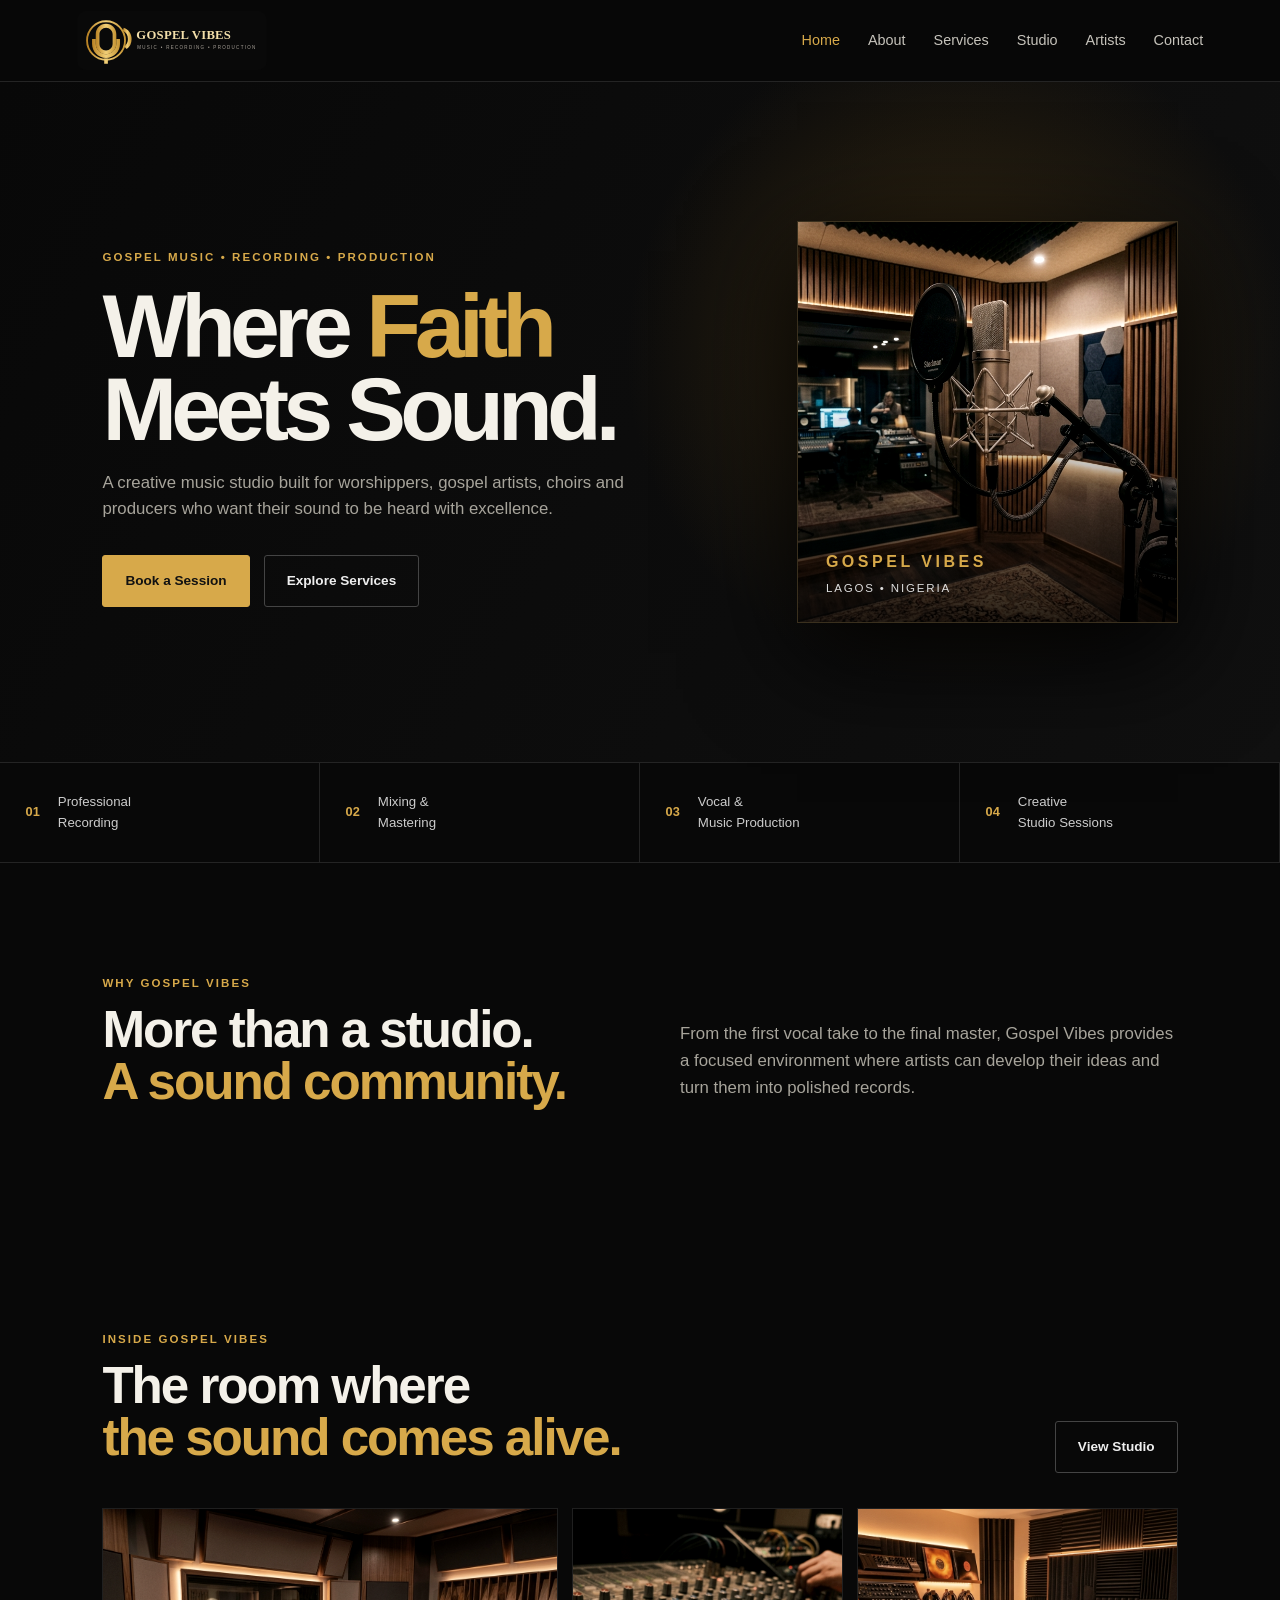
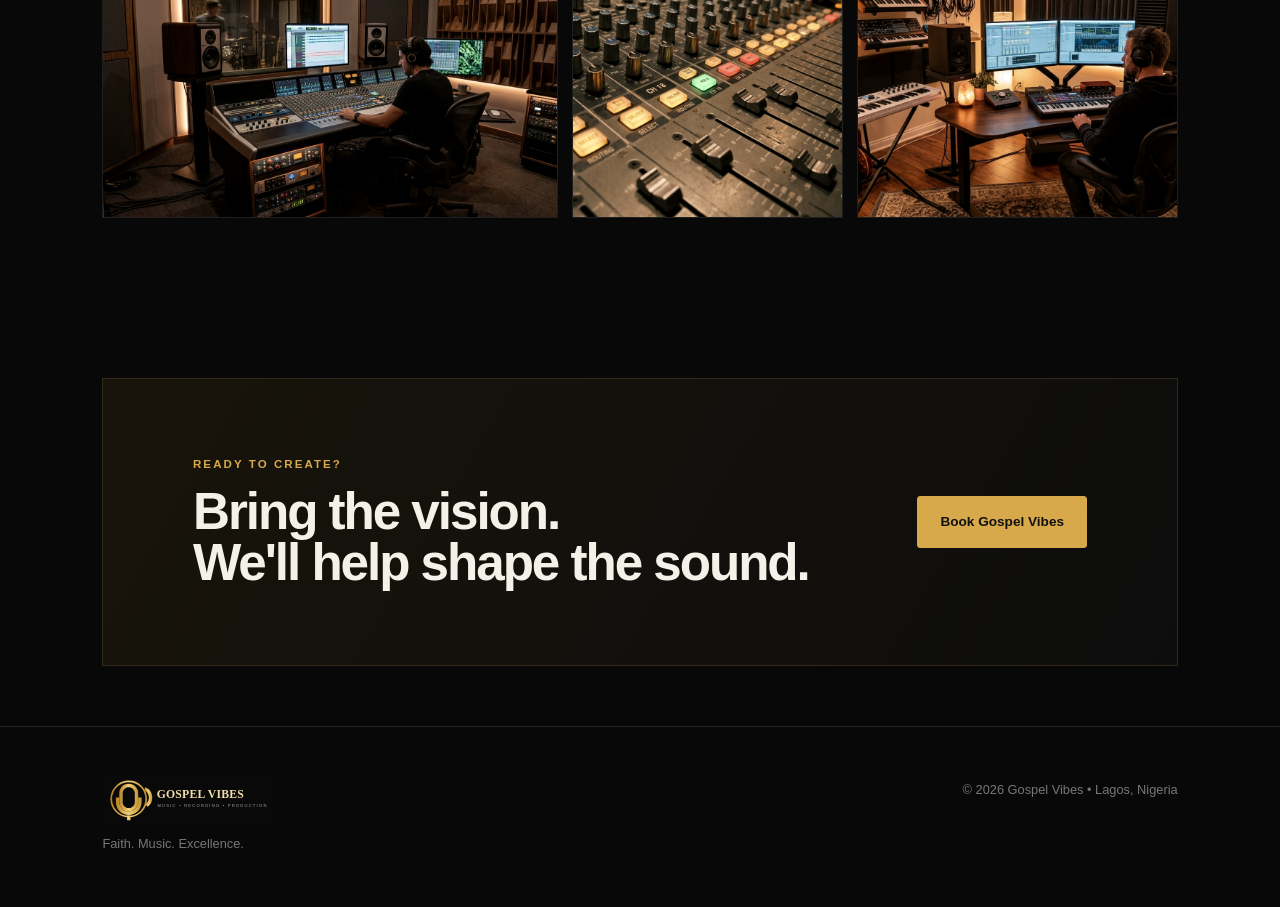
<file: index.html>
<!DOCTYPE html>
<html lang="en">
<head>
  <meta charset="UTF-8">
  <meta name="viewport" content="width=device-width, initial-scale=1.0">
  <meta name="description" content="Gospel Vibes — professional gospel music studio for recording, mixing, mastering and creative production.">
  <title>Gospel Vibes | Music Studio</title>
  <link rel="stylesheet" href="styles.css">
</head>
<body>
<header class="site-header">
  <a class="brand" href="index.html"><img src="assets/gospel-vibes-logo.svg" alt="Gospel Vibes logo"></a>
  <button class="menu-toggle" aria-label="Open menu">☰</button>
  <nav class="nav">
    <a class="active" href="index.html">Home</a>
    <a href="about.html">About</a>
    <a href="services.html">Services</a>
    <a href="studio.html">Studio</a>
    <a href="artists.html">Artists</a>
    <a href="contact.html">Contact</a>
  </nav>
</header>

<main>
<section class="hero">
  <div class="hero-content">
    <p class="eyebrow">GOSPEL MUSIC • RECORDING • PRODUCTION</p>
    <h1>Where <span>Faith</span><br>Meets Sound.</h1>
    <p class="hero-copy">A creative music studio built for worshippers, gospel artists, choirs and producers who want their sound to be heard with excellence.</p>
    <div class="actions">
      <a class="btn primary" href="contact.html">Book a Session</a>
      <a class="btn ghost" href="services.html">Explore Services</a>
    </div>
  </div>
  <div class="hero-photo">
    <img src="assets/hero-studio.jpg" alt="Gospel Vibes recording studio microphone room">
    <div class="photo-caption"><strong>GOSPEL VIBES</strong><span>LAGOS • NIGERIA</span></div>
  </div>
</section>

<section class="stats">
  <div><strong>01</strong><span>Professional<br>Recording</span></div>
  <div><strong>02</strong><span>Mixing &<br>Mastering</span></div>
  <div><strong>03</strong><span>Vocal &<br>Music Production</span></div>
  <div><strong>04</strong><span>Creative<br>Studio Sessions</span></div>
</section>

<section class="section intro">
  <div>
    <p class="eyebrow">WHY GOSPEL VIBES</p>
    <h2>More than a studio.<br><em>A sound community.</em></h2>
  </div>
  <p>From the first vocal take to the final master, Gospel Vibes provides a focused environment where artists can develop their ideas and turn them into polished records.</p>
</section>

<section class="section gallery-preview">
  <div class="section-heading"><div><p class="eyebrow">INSIDE GOSPEL VIBES</p><h2>The room where<br><em>the sound comes alive.</em></h2></div><a class="btn ghost" href="studio.html">View Studio</a></div>
  <div class="gallery-grid">
    <img src="assets/studio-control-room.jpg" alt="Gospel Vibes control room">
    <img src="assets/studio-console.jpg" alt="Gospel Vibes production console">
    <img src="assets/studio-production-room.jpg" alt="Gospel Vibes production room">
  </div>
</section>

<section class="cta section">
  <div><p class="eyebrow">READY TO CREATE?</p><h2>Bring the vision.<br>We'll help shape the sound.</h2></div>
  <a class="btn primary" href="contact.html">Book Gospel Vibes</a>
</section>
</main>

<footer class="footer"><div><a class="brand" href="index.html"><img src="assets/gospel-vibes-logo.svg" alt="Gospel Vibes logo"></a><p>Faith. Music. Excellence.</p></div><div><p>© 2026 Gospel Vibes • Lagos, Nigeria</p></div></footer>
<script src="script.js"></script>
</body>
</html>
</file>
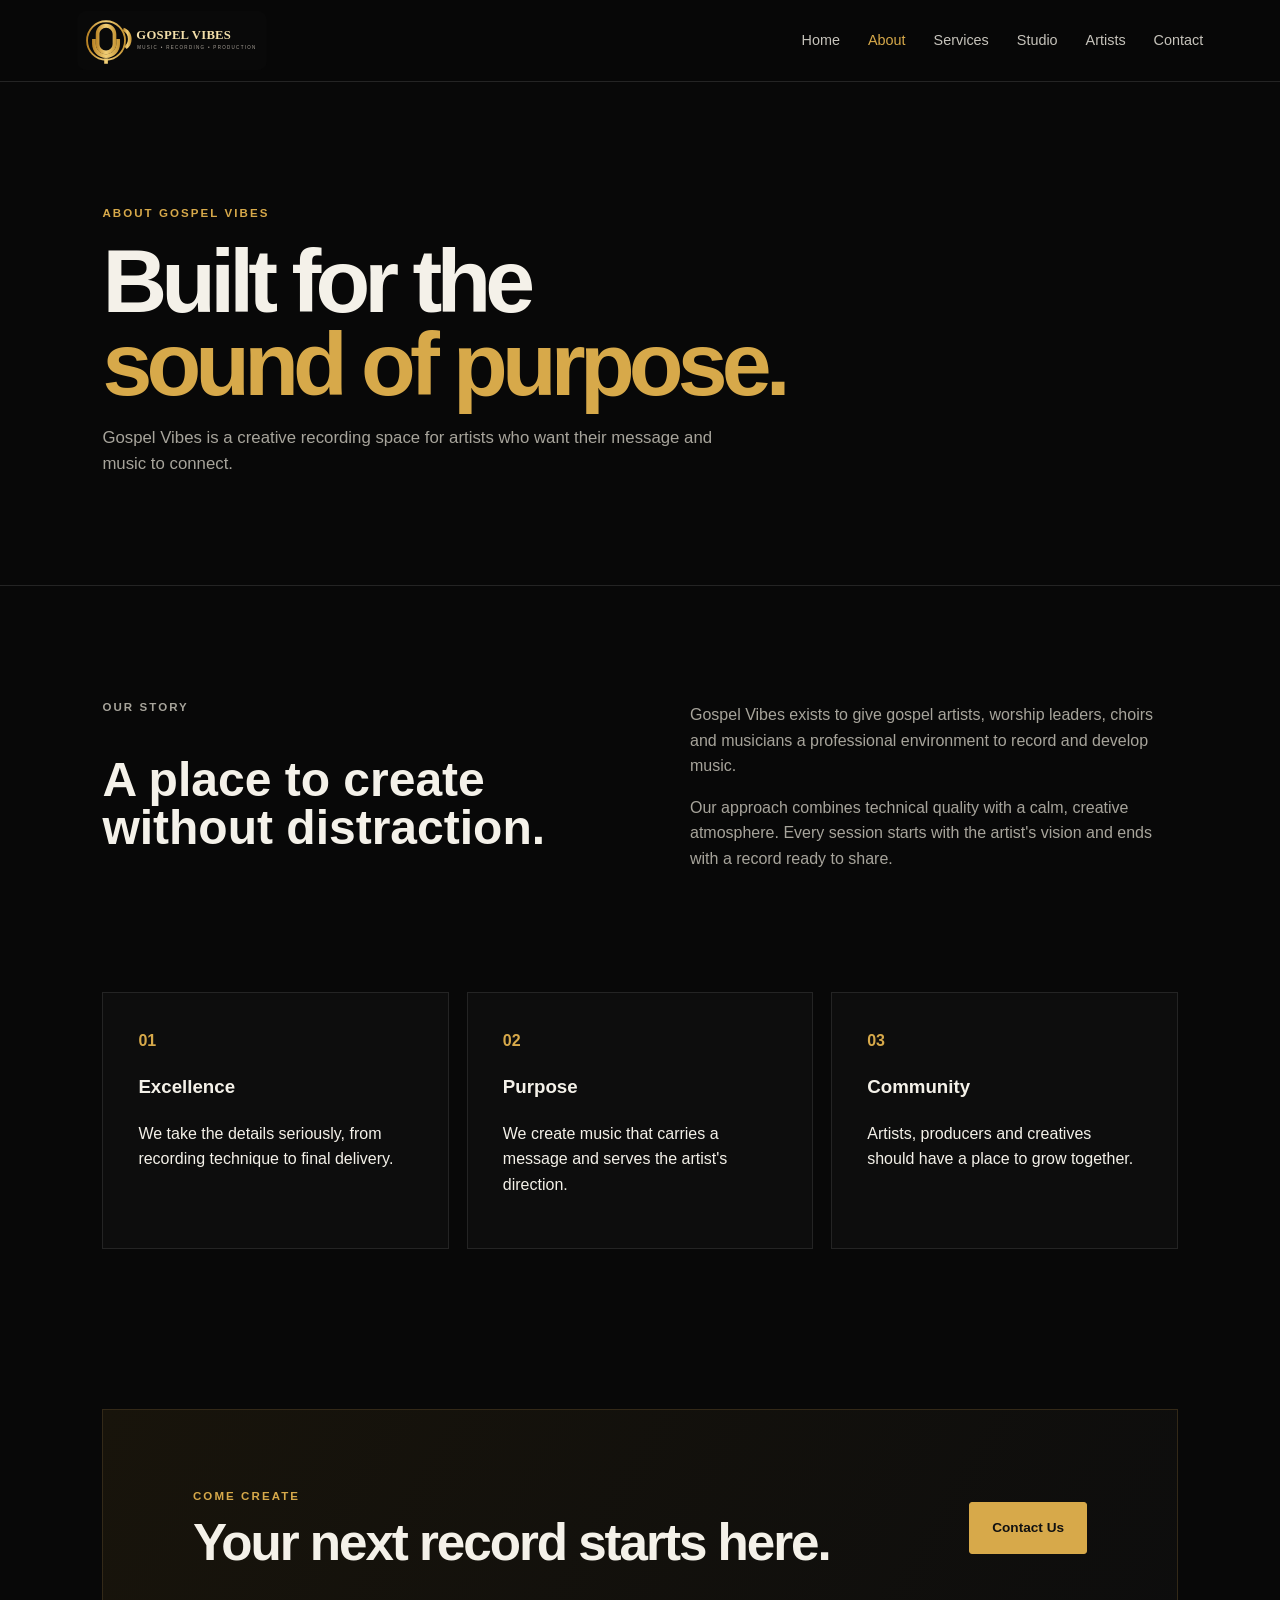
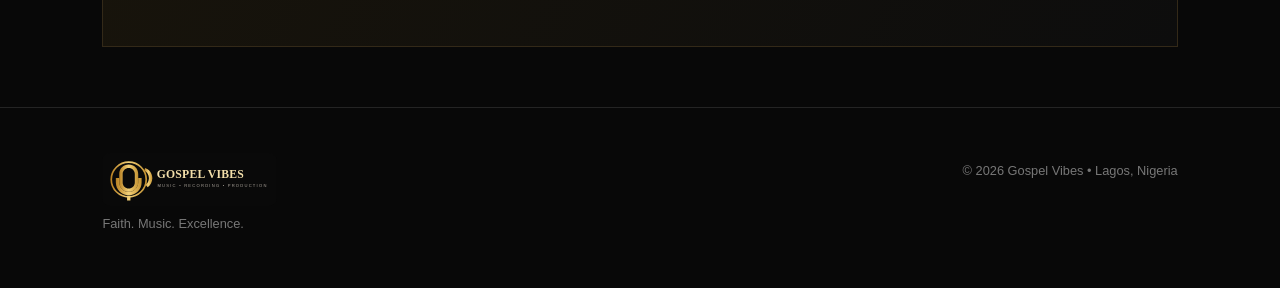
<file: about.html>
<!DOCTYPE html>
<html lang="en"><head><meta charset="UTF-8"><meta name="viewport" content="width=device-width, initial-scale=1.0"><title>About | Gospel Vibes</title><link rel="stylesheet" href="styles.css"></head>
<body>
<header class="site-header"><a class="brand" href="index.html"><img src="assets/gospel-vibes-logo.svg" alt="Gospel Vibes logo"></a><button class="menu-toggle">☰</button><nav class="nav"><a href="index.html">Home</a><a class="active" href="about.html">About</a><a href="services.html">Services</a><a href="studio.html">Studio</a><a href="artists.html">Artists</a><a href="contact.html">Contact</a></nav></header>
<main>
<section class="page-hero"><p class="eyebrow">ABOUT GOSPEL VIBES</p><h1>Built for the<br><span>sound of purpose.</span></h1><p>Gospel Vibes is a creative recording space for artists who want their message and music to connect.</p></section>
<section class="section two-col"><div><p class="eyebrow">OUR STORY</p><h2>A place to create without distraction.</h2></div><div><p>Gospel Vibes exists to give gospel artists, worship leaders, choirs and musicians a professional environment to record and develop music.</p><p>Our approach combines technical quality with a calm, creative atmosphere. Every session starts with the artist's vision and ends with a record ready to share.</p></div></section>
<section class="section values"><article><b>01</b><h3>Excellence</h3><p>We take the details seriously, from recording technique to final delivery.</p></article><article><b>02</b><h3>Purpose</h3><p>We create music that carries a message and serves the artist's direction.</p></article><article><b>03</b><h3>Community</h3><p>Artists, producers and creatives should have a place to grow together.</p></article></section>
<section class="cta section"><div><p class="eyebrow">COME CREATE</p><h2>Your next record starts here.</h2></div><a class="btn primary" href="contact.html">Contact Us</a></section>
</main><footer class="footer"><div><a class="brand" href="index.html"><img src="assets/gospel-vibes-logo.svg" alt="Gospel Vibes logo"></a><p>Faith. Music. Excellence.</p></div><p>© 2026 Gospel Vibes • Lagos, Nigeria</p></footer><script src="script.js"></script></body></html>
</file>
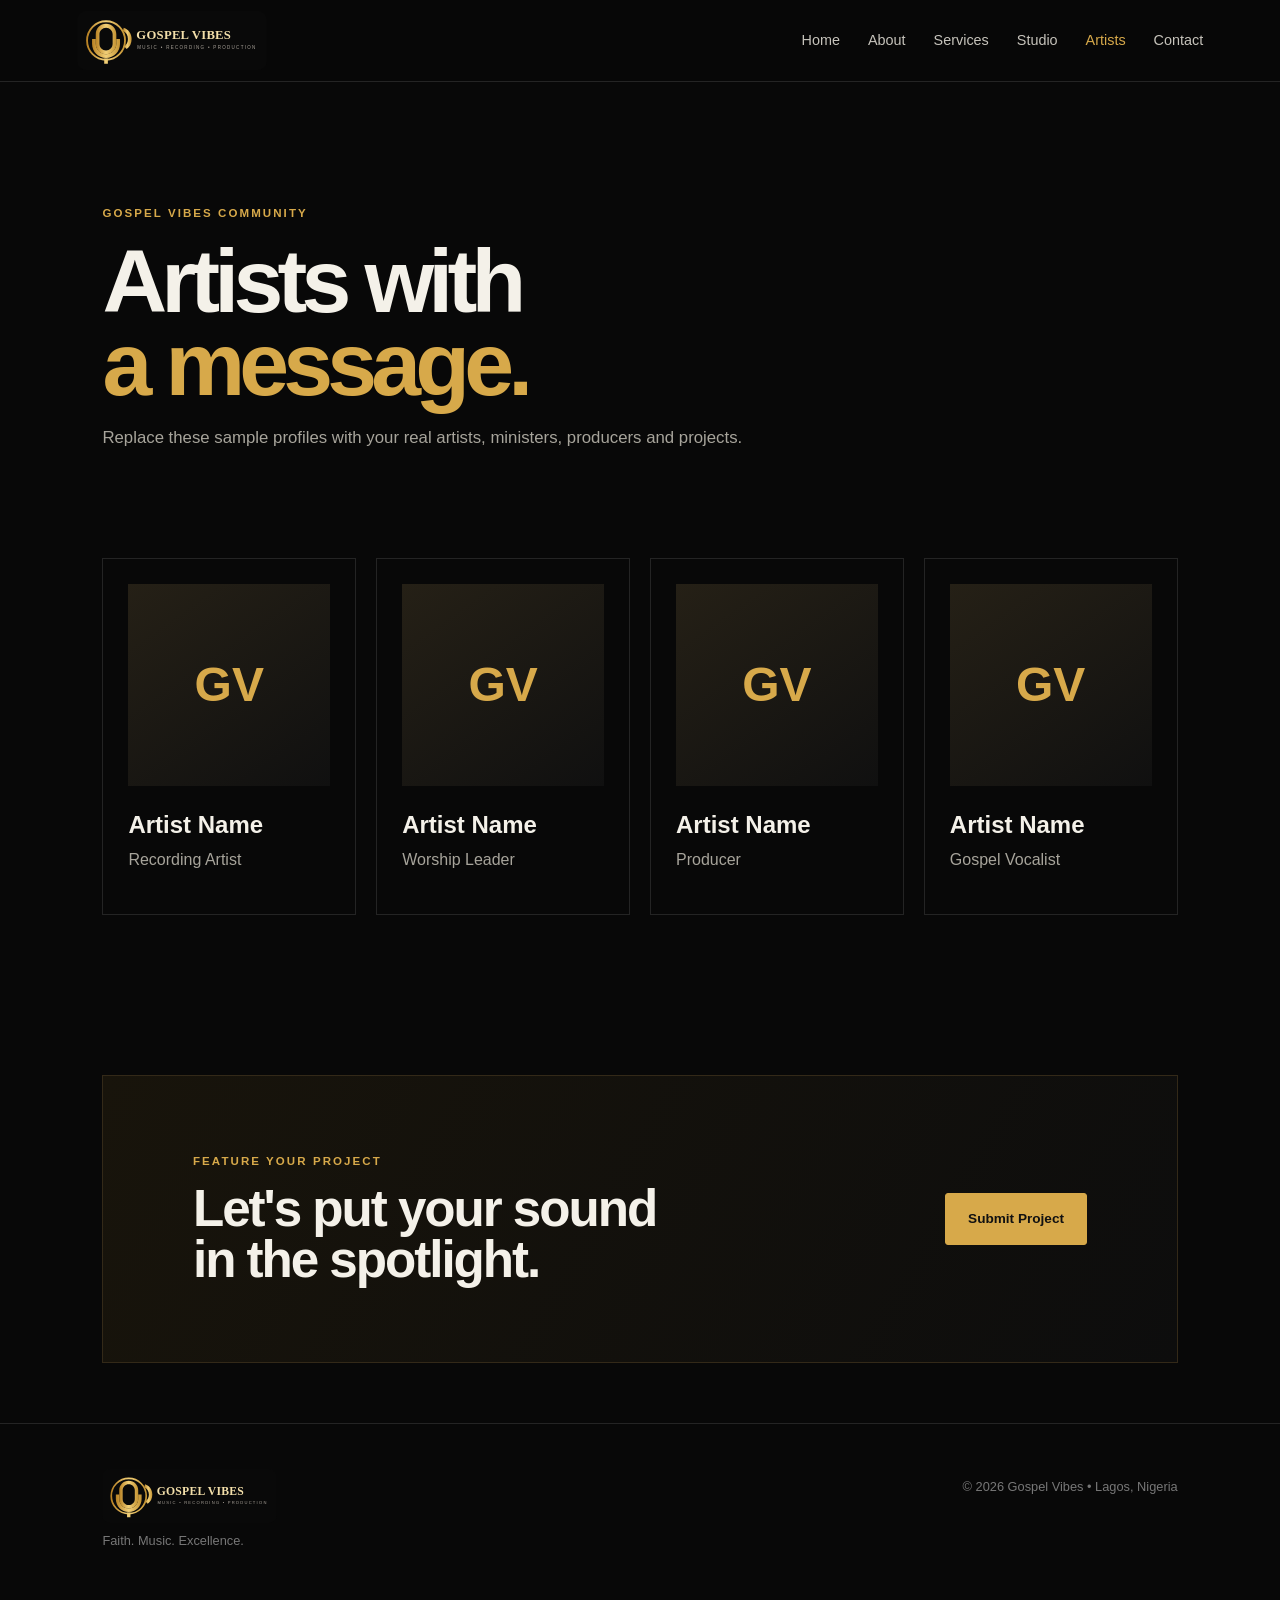
<file: artists.html>
<!DOCTYPE html>
<html lang="en"><head><meta charset="UTF-8"><meta name="viewport" content="width=device-width, initial-scale=1.0"><title>Artists | Gospel Vibes</title><link rel="stylesheet" href="styles.css"></head>
<body>
<header class="site-header"><a class="brand" href="index.html"><img src="assets/gospel-vibes-logo.svg" alt="Gospel Vibes logo"></a><button class="menu-toggle">☰</button><nav class="nav"><a href="index.html">Home</a><a href="about.html">About</a><a href="services.html">Services</a><a href="studio.html">Studio</a><a class="active" href="artists.html">Artists</a><a href="contact.html">Contact</a></nav></header>
<main><section class="page-hero"><p class="eyebrow">GOSPEL VIBES COMMUNITY</p><h1>Artists with<br><span>a message.</span></h1><p>Replace these sample profiles with your real artists, ministers, producers and projects.</p></section>
<section class="section artist-grid"><article><div class="avatar">GV</div><h2>Artist Name</h2><p>Recording Artist</p></article><article><div class="avatar">GV</div><h2>Artist Name</h2><p>Worship Leader</p></article><article><div class="avatar">GV</div><h2>Artist Name</h2><p>Producer</p></article><article><div class="avatar">GV</div><h2>Artist Name</h2><p>Gospel Vocalist</p></article></section>
<section class="cta section"><div><p class="eyebrow">FEATURE YOUR PROJECT</p><h2>Let's put your sound<br>in the spotlight.</h2></div><a class="btn primary" href="contact.html">Submit Project</a></section></main>
<footer class="footer"><div><a class="brand" href="index.html"><img src="assets/gospel-vibes-logo.svg" alt="Gospel Vibes logo"></a><p>Faith. Music. Excellence.</p></div><p>© 2026 Gospel Vibes • Lagos, Nigeria</p></footer><script src="script.js"></script></body></html>
</file>
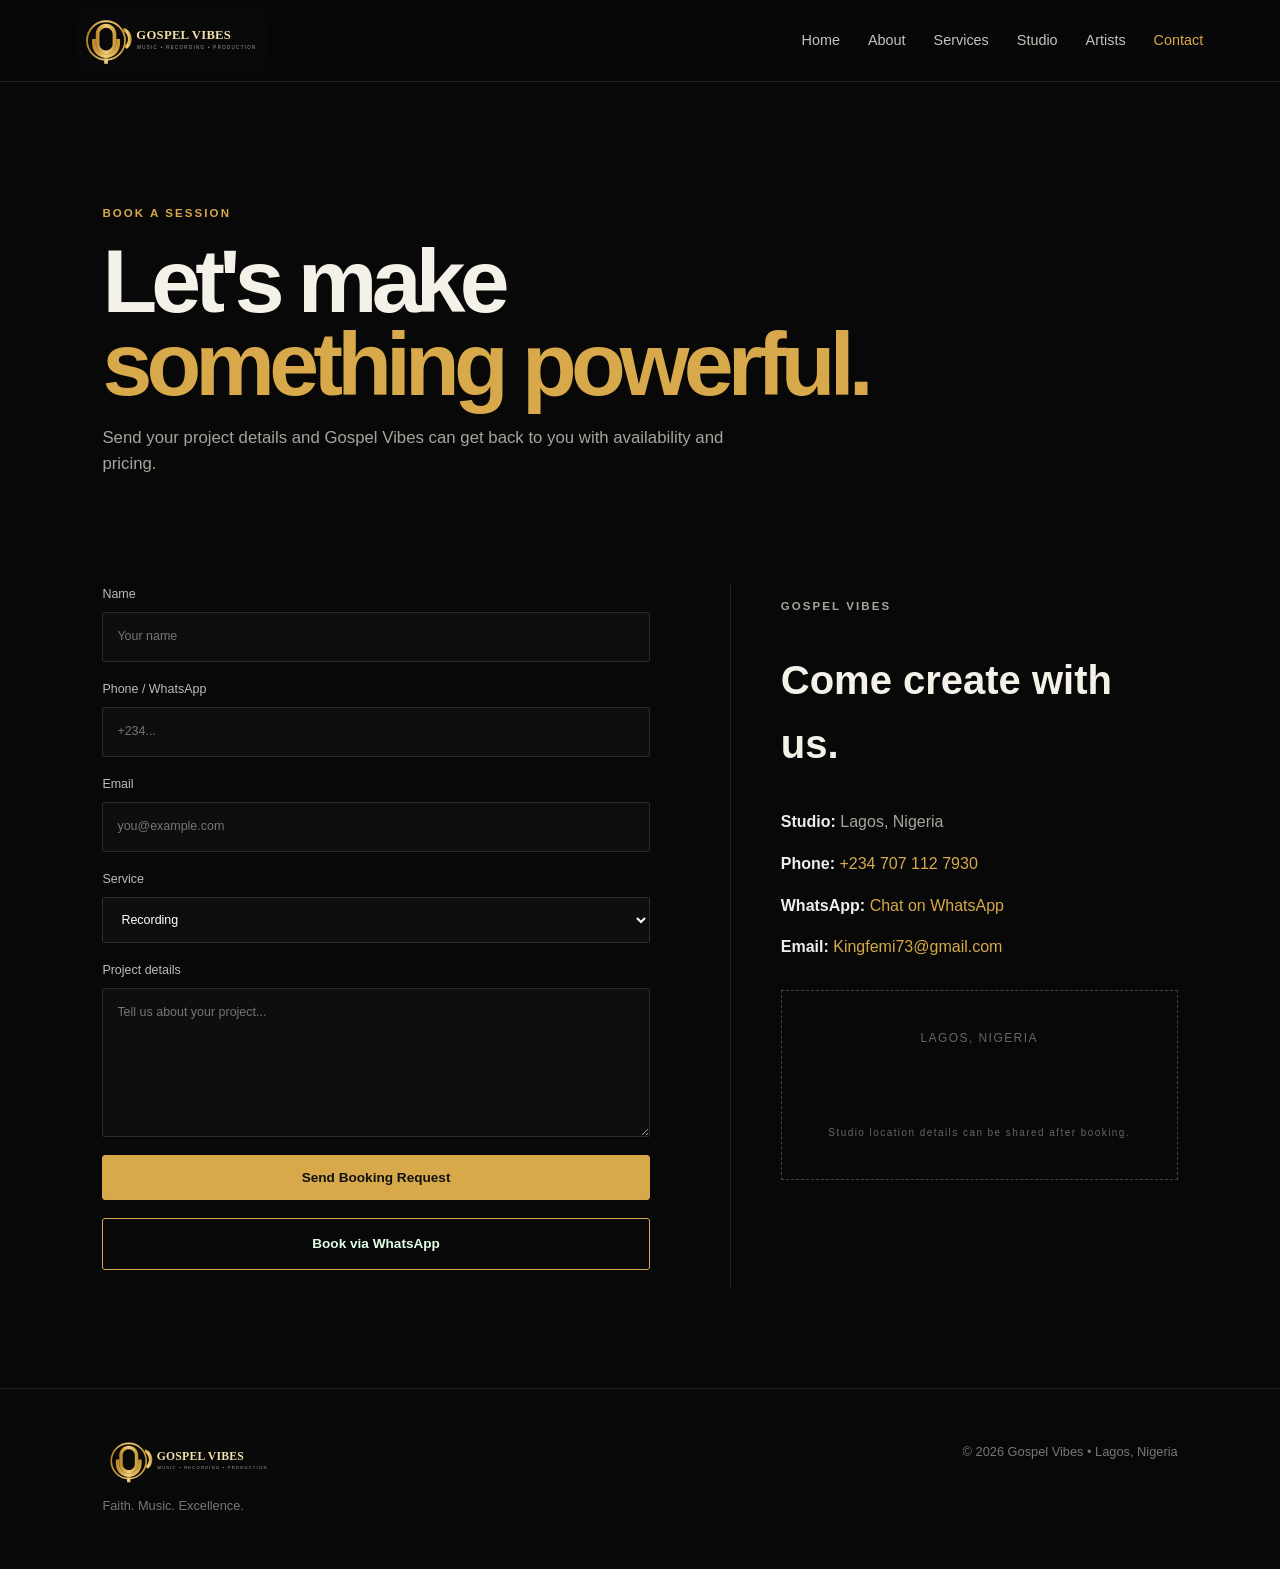
<file: contact.html>
<!DOCTYPE html>
<html lang="en"><head><meta charset="UTF-8"><meta name="viewport" content="width=device-width, initial-scale=1.0"><title>Contact | Gospel Vibes</title><link rel="stylesheet" href="styles.css"></head>
<body>
<header class="site-header"><a class="brand" href="index.html"><img src="assets/gospel-vibes-logo.svg" alt="Gospel Vibes logo"></a><button class="menu-toggle">☰</button><nav class="nav"><a href="index.html">Home</a><a href="about.html">About</a><a href="services.html">Services</a><a href="studio.html">Studio</a><a href="artists.html">Artists</a><a class="active" href="contact.html">Contact</a></nav></header>
<main><section class="page-hero"><p class="eyebrow">BOOK A SESSION</p><h1>Let's make<br><span>something powerful.</span></h1><p>Send your project details and Gospel Vibes can get back to you with availability and pricing.</p></section>
<section class="section contact-grid">
<form id="contactForm" class="contact-form">
<label>Name<input required name="name" placeholder="Your name"></label>
<label>Phone / WhatsApp<input required name="phone" placeholder="+234..."></label>
<label>Email<input type="email" name="email" placeholder="you@example.com"></label>
<label>Service<select name="service"><option>Recording</option><option>Music Production</option><option>Mixing</option><option>Mastering</option><option>Choir / Live Project</option></select></label>
<label>Project details<textarea required name="message" rows="6" placeholder="Tell us about your project..."></textarea></label>
<button class="btn primary" type="submit">Send Booking Request</button><a class="btn whatsapp" href="https://wa.me/2347071127930?text=Hello%20Gospel%20Vibes%2C%20I%27d%20like%20to%20book%20a%20studio%20session." target="_blank" rel="noopener">Book via WhatsApp</a>
<p id="formMessage" class="form-message"></p>
</form>
<aside class="contact-info"><p class="eyebrow">GOSPEL VIBES</p><h2>Come create with us.</h2><p><b>Studio:</b> Lagos, Nigeria</p><p><b>Phone:</b> <a href="tel:+2347071127930">+234 707 112 7930</a></p><p><b>WhatsApp:</b> <a href="https://wa.me/2347071127930" target="_blank" rel="noopener">Chat on WhatsApp</a></p><p><b>Email:</b> <a href="mailto:Kingfemi73@gmail.com">Kingfemi73@gmail.com</a></p><div class="map-placeholder">LAGOS, NIGERIA<br><small>Studio location details can be shared after booking.</small></div></aside>
</section></main>
<footer class="footer"><div><a class="brand" href="index.html"><img src="assets/gospel-vibes-logo.svg" alt="Gospel Vibes logo"></a><p>Faith. Music. Excellence.</p></div><p>© 2026 Gospel Vibes • Lagos, Nigeria</p></footer><script src="script.js"></script></body></html>
</file>
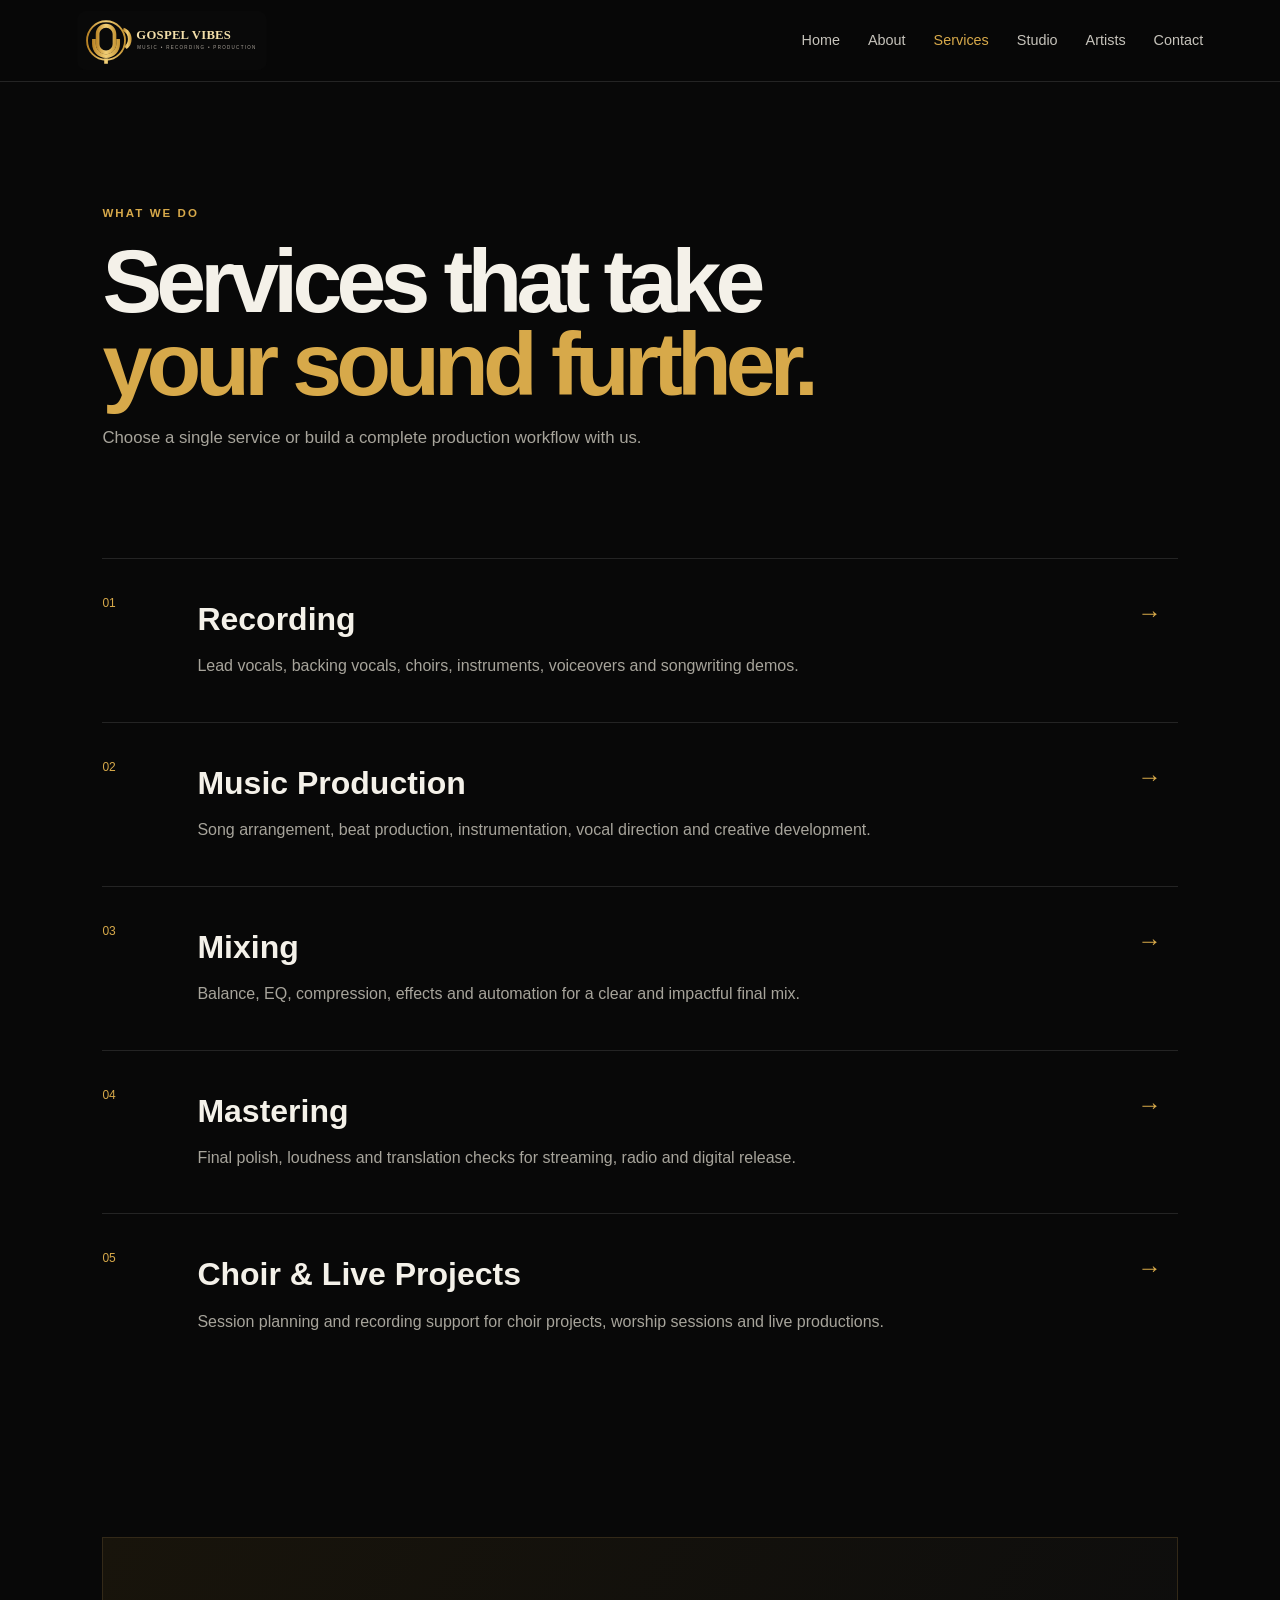
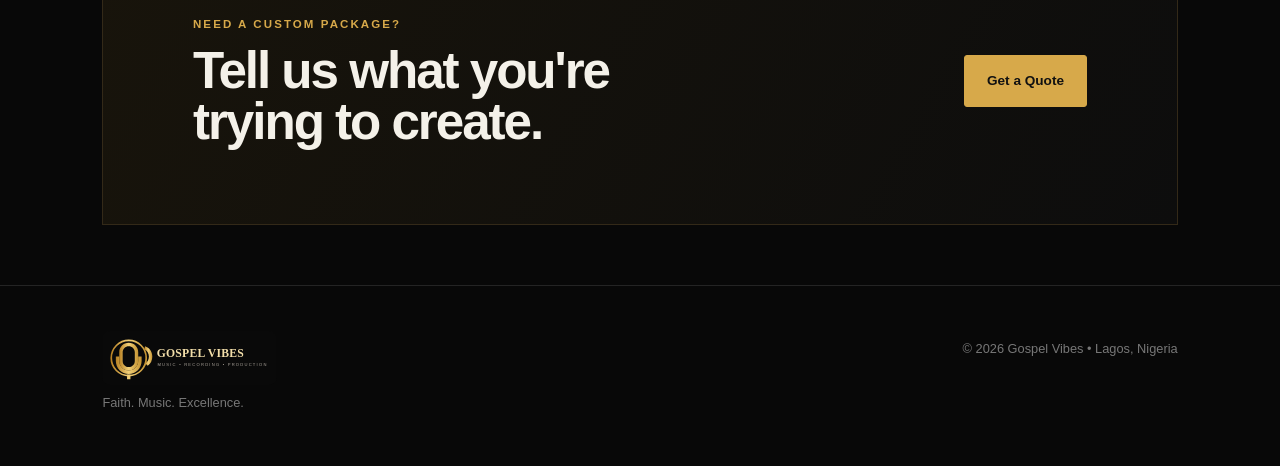
<file: services.html>
<!DOCTYPE html>
<html lang="en"><head><meta charset="UTF-8"><meta name="viewport" content="width=device-width, initial-scale=1.0"><title>Services | Gospel Vibes</title><link rel="stylesheet" href="styles.css"></head>
<body>
<header class="site-header"><a class="brand" href="index.html"><img src="assets/gospel-vibes-logo.svg" alt="Gospel Vibes logo"></a><button class="menu-toggle">☰</button><nav class="nav"><a href="index.html">Home</a><a href="about.html">About</a><a class="active" href="services.html">Services</a><a href="studio.html">Studio</a><a href="artists.html">Artists</a><a href="contact.html">Contact</a></nav></header>
<main><section class="page-hero"><p class="eyebrow">WHAT WE DO</p><h1>Services that take<br><span>your sound further.</span></h1><p>Choose a single service or build a complete production workflow with us.</p></section>
<section class="section service-list">
<article><span>01</span><div><h2>Recording</h2><p>Lead vocals, backing vocals, choirs, instruments, voiceovers and songwriting demos.</p></div><strong>→</strong></article>
<article><span>02</span><div><h2>Music Production</h2><p>Song arrangement, beat production, instrumentation, vocal direction and creative development.</p></div><strong>→</strong></article>
<article><span>03</span><div><h2>Mixing</h2><p>Balance, EQ, compression, effects and automation for a clear and impactful final mix.</p></div><strong>→</strong></article>
<article><span>04</span><div><h2>Mastering</h2><p>Final polish, loudness and translation checks for streaming, radio and digital release.</p></div><strong>→</strong></article>
<article><span>05</span><div><h2>Choir & Live Projects</h2><p>Session planning and recording support for choir projects, worship sessions and live productions.</p></div><strong>→</strong></article>
</section>
<section class="cta section"><div><p class="eyebrow">NEED A CUSTOM PACKAGE?</p><h2>Tell us what you're<br>trying to create.</h2></div><a class="btn primary" href="contact.html">Get a Quote</a></section></main>
<footer class="footer"><div><a class="brand" href="index.html"><img src="assets/gospel-vibes-logo.svg" alt="Gospel Vibes logo"></a><p>Faith. Music. Excellence.</p></div><p>© 2026 Gospel Vibes • Lagos, Nigeria</p></footer><script src="script.js"></script></body></html>
</file>
<file: styles.css>
:root{--bg:#080808;--panel:#111;--line:#242424;--text:#f4f1e9;--muted:#a7a49b;--gold:#d7a94a;--gold2:#f1d18a}*{box-sizing:border-box}html{scroll-behavior:smooth}body{margin:0;background:var(--bg);color:var(--text);font-family:Arial,Helvetica,sans-serif;line-height:1.6}a{color:inherit;text-decoration:none}.site-header{height:82px;border-bottom:1px solid var(--line);display:flex;align-items:center;justify-content:space-between;padding:0 6%;position:sticky;top:0;background:rgba(8,8,8,.94);backdrop-filter:blur(12px);z-index:20}.brand{display:flex;align-items:center}.brand img{width:190px;height:auto;display:block}.whatsapp{border-color:#3c6; color:#dfffe7}.whatsapp:hover{background:#163b24}.nav{display:flex;gap:28px;font-size:.9rem;color:#c6c3bb}.nav a:hover,.nav .active{color:var(--gold)}.menu-toggle{display:none;background:none;border:0;color:#fff;font-size:1.5rem}.hero{min-height:680px;padding:90px 8%;display:grid;grid-template-columns:1.25fr .75fr;gap:60px;align-items:center;background:radial-gradient(circle at 75% 40%,#382a11 0,transparent 32%),linear-gradient(120deg,#080808,#101010)}.eyebrow{color:var(--gold);font-size:.72rem;font-weight:800;letter-spacing:.18em}.hero h1,.page-hero h1{font-size:clamp(3.2rem,7vw,6.8rem);line-height:.93;letter-spacing:-.065em;margin:18px 0}.hero h1 span,.page-hero h1 span{color:var(--gold)}.hero-copy{max-width:600px;color:var(--muted);font-size:1.05rem}.actions{display:flex;gap:14px;margin-top:32px}.btn{display:inline-flex;justify-content:center;align-items:center;padding:14px 22px;border-radius:3px;font-weight:800;font-size:.85rem;border:1px solid var(--gold)}.btn.primary{background:var(--gold);color:#111}.btn.primary:hover{background:var(--gold2)}.btn.ghost{border-color:#444;color:#eee}.hero-photo{position:relative;min-height:400px;border:1px solid #3a301e;overflow:hidden;box-shadow:0 30px 100px #000;background:#111}.hero-photo img{width:100%;height:100%;min-height:400px;object-fit:cover;display:block;filter:saturate(.82) contrast(1.08)}.hero-photo:after{content:"";position:absolute;inset:0;background:linear-gradient(180deg,transparent 45%,rgba(0,0,0,.82));pointer-events:none}.photo-caption{position:absolute;left:28px;bottom:25px;z-index:2;display:flex;flex-direction:column;gap:4px}.photo-caption strong{letter-spacing:.22em;color:var(--gold)}.photo-caption span{font-size:.72rem;color:#ddd;letter-spacing:.16em}.stats{display:grid;grid-template-columns:repeat(4,1fr);border-top:1px solid var(--line);border-bottom:1px solid var(--line)}.stats div{padding:28px 8%;border-right:1px solid var(--line);display:flex;gap:18px;align-items:center}.stats strong{color:var(--gold);font-size:.8rem}.stats span{font-size:.83rem;color:#ccc}.section{padding:100px 8%}.intro{display:grid;grid-template-columns:1fr 1fr;gap:80px}.intro h2,.cta h2{font-size:clamp(2.1rem,4vw,4rem);line-height:1;letter-spacing:-.04em;margin:12px 0}.intro h2 em{color:var(--gold);font-style:normal}.intro>p{color:var(--muted);font-size:1.05rem;align-self:end}.feature-grid{display:grid;grid-template-columns:repeat(3,1fr);gap:1px;background:var(--line);padding:0}.feature{background:var(--bg);padding:45px 35px;min-height:240px}.feature span,.service-list>article>span{color:var(--gold);font-size:.75rem}.feature h3{font-size:1.6rem}.feature p{color:var(--muted)}.cta{margin:60px 8%;padding:65px 7%;background:linear-gradient(120deg,#18140b,#0d0d0d);border:1px solid #332918;display:flex;align-items:center;justify-content:space-between;gap:30px}.page-hero{padding:110px 8% 90px;max-width:1100px}.page-hero>p:last-child{max-width:650px;color:var(--muted);font-size:1.05rem}.two-col{display:grid;grid-template-columns:1fr 1fr;gap:100px;border-top:1px solid var(--line)}.two-col h2{font-size:3rem;line-height:1}.two-col p{color:var(--muted)}.values{display:grid;grid-template-columns:repeat(3,1fr);gap:18px;padding-top:0}.values article{padding:35px;border:1px solid var(--line);background:#0d0d0d}.values b{color:var(--gold)}.service-list{padding-top:0}.service-list article{display:grid;grid-template-columns:70px 1fr 40px;gap:25px;align-items:start;padding:35px 0;border-top:1px solid var(--line)}.service-list h2{margin:0;font-size:2rem}.service-list p{margin:8px 0;color:var(--muted)}.service-list strong{color:var(--gold);font-size:1.5rem}.studio-visual{padding-top:0}.studio-box{height:500px;border:1px solid #332918;background:radial-gradient(circle at 65% 25%,#6e4f1b22,transparent 20%),linear-gradient(145deg,#151515,#070707);position:relative;overflow:hidden}.studio-box:after{content:"";position:absolute;inset:10% 12%;border:1px solid #272727}.mic{position:absolute;left:22%;top:20%;width:100px;height:190px;border:5px solid #444;border-radius:50% 50% 45% 45%;display:grid;place-items:center;color:var(--gold);z-index:2}.desk{position:absolute;right:15%;bottom:22%;width:38%;height:120px;border:1px solid #3c321f;display:grid;place-items:center;text-align:center;color:var(--gold);font-weight:900;z-index:2}.desk small{font-size:.6rem;color:#999}.light{position:absolute;right:15%;top:10%;width:240px;height:240px;background:#d7a94a18;border-radius:50%;filter:blur(35px)}.artist-grid{display:grid;grid-template-columns:repeat(4,1fr);gap:20px;padding-top:0}.artist-grid article{border:1px solid var(--line);padding:25px}.avatar{aspect-ratio:1;background:linear-gradient(145deg,#252016,#101010);display:grid;place-items:center;color:var(--gold);font-size:3rem;font-weight:900}.artist-grid h2{margin-bottom:0}.artist-grid p{color:var(--muted);margin-top:3px}.contact-grid{display:grid;grid-template-columns:1.1fr .9fr;gap:80px;padding-top:0}.contact-form{display:grid;gap:18px}.contact-form label{font-size:.78rem;color:#bbb}.contact-form input,.contact-form select,.contact-form textarea{display:block;width:100%;margin-top:7px;background:#0e0e0e;border:1px solid #2b2b2b;color:#fff;padding:14px;border-radius:2px;font:inherit}.contact-form input:focus,.contact-form select:focus,.contact-form textarea:focus{outline:1px solid var(--gold)}.contact-info{border-left:1px solid var(--line);padding-left:50px}.contact-info h2{font-size:2.5rem}.contact-info p{color:var(--muted)}.contact-info b{color:#eee}.map-placeholder{margin-top:30px;min-height:190px;border:1px dashed #444;display:grid;place-items:center;color:#666;font-size:.75rem;letter-spacing:.12em}.form-message{color:var(--gold);margin:0}.footer{border-top:1px solid var(--line);padding:45px 8%;display:flex;justify-content:space-between;gap:30px;color:#777}.footer .logo{color:#eee}.footer p{margin:8px 0;font-size:.8rem}@media(max-width:800px){.site-header{padding:0 5%}.menu-toggle{display:block}.nav{display:none;position:absolute;left:0;right:0;top:82px;background:#0a0a0a;padding:25px 8%;flex-direction:column;border-bottom:1px solid var(--line)}.nav.open{display:flex}.hero{grid-template-columns:1fr;padding:70px 6%}.hero-card{min-height:300px}.stats{grid-template-columns:1fr 1fr}.stats div{padding:22px}.section,.page-hero{padding:70px 6%}.intro,.two-col,.contact-grid{grid-template-columns:1fr;gap:40px}.feature-grid,.values{grid-template-columns:1fr}.artist-grid{grid-template-columns:1fr 1fr}.cta{margin:30px 6%;padding:45px 6%;display:block}.cta .btn{margin-top:25px}.contact-info{border-left:0;border-top:1px solid var(--line);padding:35px 0 0}.studio-box{height:350px}.footer{padding:35px 6%;flex-direction:column}}@media(max-width:480px){.artist-grid{grid-template-columns:1fr}.hero h1,.page-hero h1{font-size:3.2rem}.actions{flex-direction:column}.btn{width:100%}.record{width:210px;height:210px}}
.section-heading{display:flex;justify-content:space-between;align-items:end;gap:30px;margin-bottom:35px}.section-heading h2{font-size:clamp(2.1rem,4vw,4rem);line-height:1;letter-spacing:-.04em;margin:10px 0}.section-heading em{font-style:normal;color:var(--gold)}.gallery-grid{display:grid;grid-template-columns:1.35fr .8fr .95fr;gap:14px}.gallery-grid img{width:100%;height:310px;object-fit:cover;display:block;border:1px solid var(--line);filter:saturate(.8) contrast(1.05)}.gallery-grid.large{grid-template-columns:1fr 1fr}.studio-gallery figure{margin:0;position:relative;overflow:hidden;background:#111}.studio-gallery figure img{height:380px}.studio-gallery figcaption{position:absolute;left:18px;bottom:15px;color:#fff;font-size:.72rem;letter-spacing:.18em;background:rgba(0,0,0,.58);padding:8px 10px}.footer .brand img{width:175px}.contact-info a{color:var(--gold)}@media(max-width:800px){.brand img{width:160px}.gallery-grid,.gallery-grid.large{grid-template-columns:1fr}.gallery-grid img,.studio-gallery figure img{height:260px}.section-heading{display:block}.section-heading .btn{margin-top:20px}.hero-photo,.hero-photo img{min-height:320px}}
</file>
